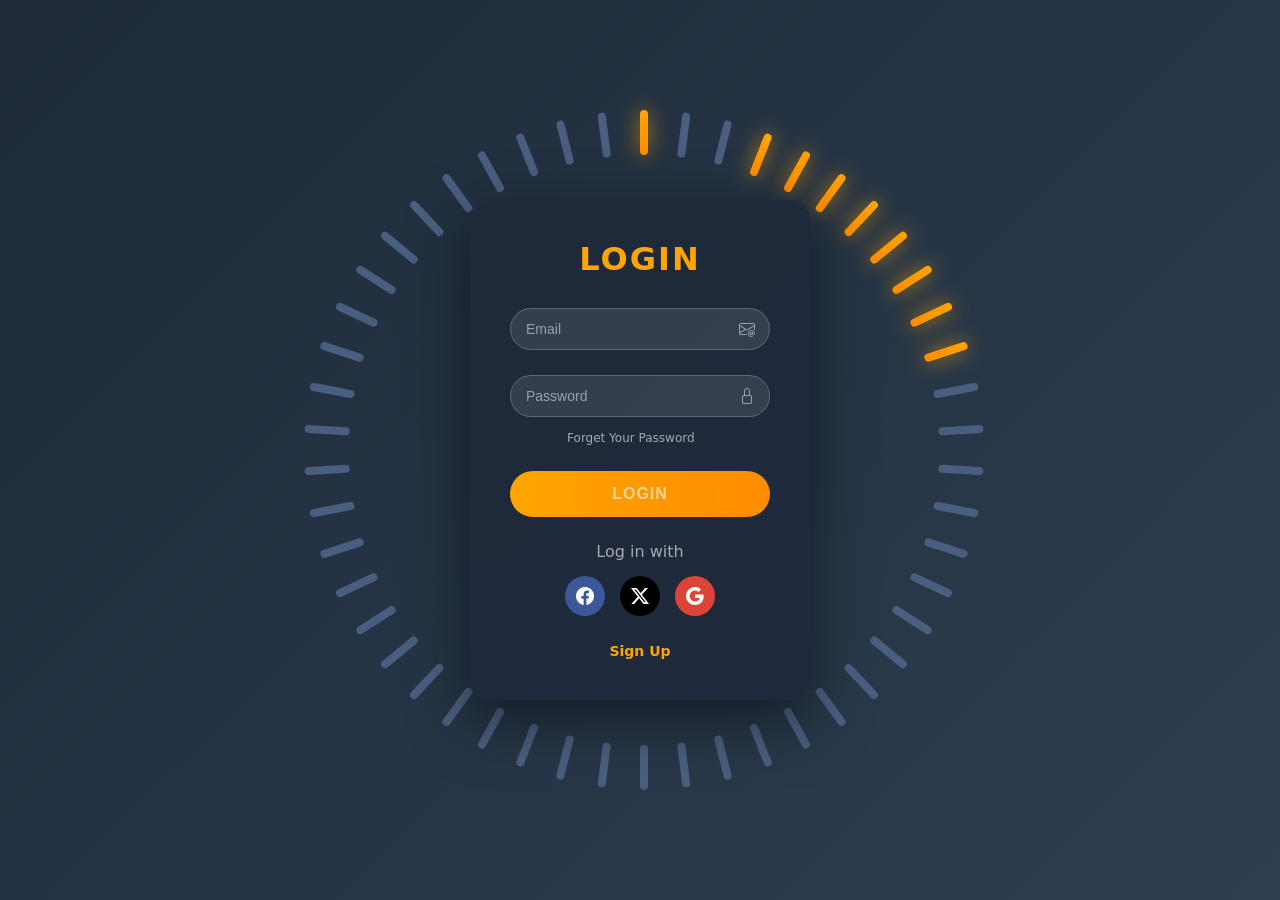
<file: Glow-Login-Signup-Kit/index.html>
<!DOCTYPE html>
<html lang="en">
<head>
    <meta charset="UTF-8">
    <meta name="viewport" content="width=device-width, initial-scale=1.0">
    <title>Log In</title>
    <link rel="stylesheet" href="https://cdn.jsdelivr.net/npm/bootstrap-icons@1.13.1/font/bootstrap-icons.min.css">
    <link rel="stylesheet" href="style.css">
</head>
<body>
   <div class="container">
    <div class="circle-container" id="circlecontainer"></div>
    <div class="login-box">
        <h2>Login</h2>
           
        <form action="" id="loginform">
            <div class="input-group">
                <input type="email" placeholder="Email" required>
                <span class="input-icon"><i class="bi bi-envelope-at"></i></span>
            </div>
            <div class="input-group">
                <input type="password" placeholder="Password" required>
                <span class="input-icon"><i class="bi bi-lock"></i> </span>
            </div>
            <div class="forget-password">
                <a href="#">Forget Your Password</a>
            </div>
            <button type="submit" class="login-btn">LOGIN</button>
        </form>
        <div class="social-login"> 
            <p>Log in with</p>
            <div class="social-icons">
                <div class="social-icon facebook"><i class="bi bi-facebook"></i></div>
                <div class="social-icon twitter"><i class="bi bi-twitter-x"></i></div>
                <div class="social-icon google"><i class="bi bi-google"></i></div>
        </div>
                
            </div>
            
        <div class="signup-link">
            <a href="signup.html">Sign Up</a>
        </div>
        
        
    </div>
   </div>
 <script src="main.js"></script>
</body>
</html>
</file>
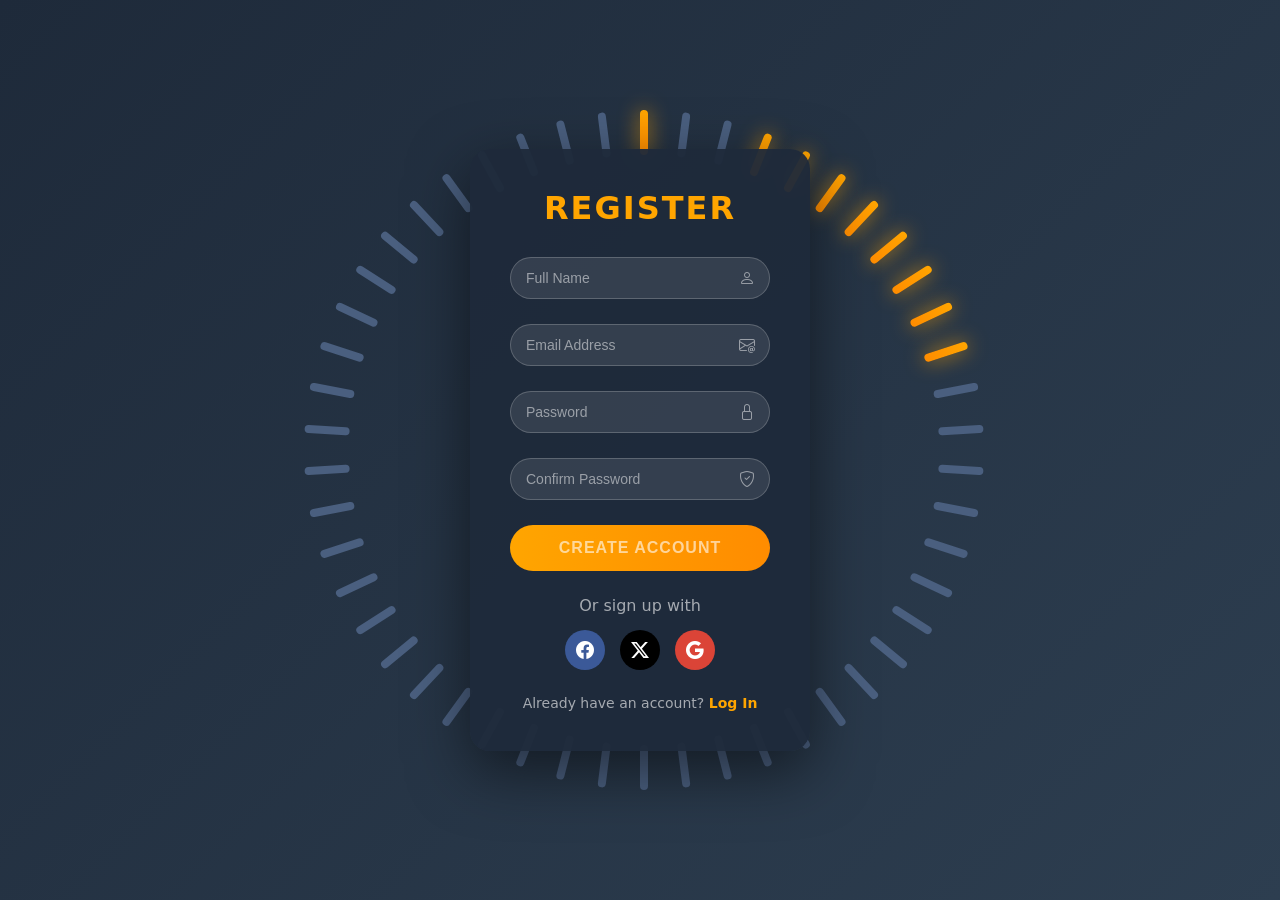
<file: Glow-Login-Signup-Kit/signup.html>
<!DOCTYPE html>
<html lang="en">
<head>
    <meta charset="UTF-8">
    <meta name="viewport" content="width=device-width, initial-scale=1.0">
    <title>Sign Up</title>
    <link rel="stylesheet" href="https://cdn.jsdelivr.net/npm/bootstrap-icons@1.13.1/font/bootstrap-icons.min.css">
    <link rel="stylesheet" href="style.css">
</head>
<body>
   <div class="container">
    <div class="circle-container" id="circlecontainer"></div>
    <div class="login-box">
        <h2>Register</h2>
           
        <form action="#" id="signupform">
            <div class="input-group">
                <input type="text" placeholder="Full Name" required>
                <span class="input-icon"><i class="bi bi-person"></i></span>
            </div>
            <div class="input-group">
                <input type="email" placeholder="Email Address" required>
                <span class="input-icon"><i class="bi bi-envelope-at"></i></span>
            </div>
            <div class="input-group">
                <input type="password" placeholder="Password" required>
                <span class="input-icon"><i class="bi bi-lock"></i> </span>
            </div>
            <div class="input-group">
                <input type="password" placeholder="Confirm Password" required>
                <span class="input-icon"><i class="bi bi-shield-check"></i> </span>
            </div>
            
            <button type="submit" class="login-btn">CREATE ACCOUNT</button>
        </form>

        <div class="social-login"> 
            <p>Or sign up with</p>
            <div class="social-icons">
                <div class="social-icon facebook"><i class="bi bi-facebook"></i></div>
                <div class="social-icon twitter"><i class="bi bi-twitter-x"></i></div>
                <div class="social-icon google"><i class="bi bi-google"></i></div>
            </div>
        </div>

        <div class="signup-link">
            <p style="color: rgba(255,255,255,0.6); font-size: 14px;">Already have an account? 
                <a href="index.html">Log In</a>
            </p>
        </div>
    </div>
   </div>
 <script src="main.js"></script>
</body>
</html>
</file>
<file: Glow-Login-Signup-Kit/style.css>
*{
    margin: 0;
    padding: 0;
    box-sizing: border-box;
}
body{
    font-family: system-ui, -apple-system, BlinkMacSystemFont, 'Segoe UI', Roboto, Oxygen, Ubuntu, Cantarell, 'Open Sans', 'Helvetica Neue', sans-serif;
    background: linear-gradient(135deg,#1e2a3a 0%,#2d3e50 100%);
    display: flex;
    align-items: center;
    min-height: 100vh;
    overflow: hidden;
    justify-content: center;
}
.container{
    position: relative;
    width: 340px;
    height: 340px;
    display: flex;
    justify-content: center;
    align-items: center;
   

}
.circle-container{
    position: absolute;
    width: 100%;
    height: 100%;
    animation: rotate 20s linear infinite;  
}
@keyframes rotate{
    from{transform: rotate(0deg);}
    to{transform: rotate(360deg);}
}
.bar{
    position: absolute;
    width: 8px;
    height: 45px;
    background-color: #4a5f7f;
    border-radius: 4px;
    top: 0;
    left: 50%;
    transform-origin: center 170px;
    transition: background 0.3s ease;
}
.bar.active{
    background: linear-gradient(180deg,#ffa500,#ff8c00);
    box-shadow: 0 0 20px rgba(255,165,0,0.8);
}
.login-box{
    position: relative;
    z-index: 10;
    background-color: rgba(30,42,58,0.95);
    padding: 40px;
    border-radius: 20px;
    box-shadow: 0 20px 60px rgba(0,0,0,0.5);
    width: 420px;
}
h2{
    text-align: center;
    color: #ffa500;
    margin-bottom: 30px;
    font-size: 32px;
    font-weight: 600;
    text-transform: uppercase;
    letter-spacing: 2px;
}
.input-group{
    position: relative;
    margin-bottom: 25px;
}
.input-group input{
    width: 100%;
    padding: 12px 40px 12px 15px;
    background: rgba(255,255,255,0.1);
    border: 1px solid rgba(255,255,255,0.2);
    border-radius: 25px;
    color: #fff;
    font-size: 14px;
    outline: none;
    transition: all 0.3s ease;
}
.input-group input:focus{
    border-color: #ffa500;
    box-shadow: 0 0 15px rgba(255,165,0,0.3);
}
.input-group input::placeholder{
    color: rgba(255,255,255,0.5);
}
.input-icon{
    position: absolute;
    right: 15px;
    top: 50%;
    transform: translateY(-50%);
    color: rgba(255,255,255,0.5);
    font-size: 16px;
}
.forget-password{
    text-align: right;
    margin-top: -15px;
    margin-bottom: 25px;

}
.forget-password a{
    color: rgba(255,255,255,0.6);
    text-decoration: none;
    font-size: 12px;
    transition: color 0.3s ease;
    padding-right: 29%;
    padding-top: 50px;
}
.forget-password a:hover{
    color: #ffa500;
}
.login-btn{
    width: 100%;
    padding: 14px;
    background: linear-gradient(90deg,#ffa500,#ff8c00);
    border: none;
    border-radius: 25px;
    color: rgba(255,255,255,0.6);
    font-size: 16px;
    font-weight: 600;
    text-transform: uppercase;
    letter-spacing: 1px;
    cursor: pointer;
    position: relative;
    overflow: hidden;
    transition: all 0.3s ease;
}
.login-btn:hover{
    transform: translateY(-2px);
    box-shadow: 0 10px 30px rgba(255,255,165,0.5);
}
.login-btn::before{
    content: "";
    position: absolute;
    top: 50%; 
    left: 50%;
    width: 0;
    height: 0;
    border-radius: 50%;
    background: rgba(255,255,255,0.3);
    transform: translate(-50%, -50%);
    transition: width 0.6s ease,height 0.6s ease; 
}
.login-btn:active::before{
    width: 300px;
    height: 300px;
}
.social-login{
    margin-top: 25px;
    text-align: center;
}
.social-login p{
    color: rgba(255,255,255,0.6);
    font-size: 16px;
    margin-bottom: 15px;
}
.social-icons{
    display: flex;
    justify-content: center;
    gap: 15px;
}
.social-icon{
    width: 40px;
    height: 40px;
    border-radius: 50%;
    display: flex;
    justify-content: center;
    align-items: center;
    cursor: pointer;
    transition: all 0.3s ease;
    font-size: 18px;
    color: #fff;
}
.social-icon.facebook{
    background: #3b5998;

}
.social-icon.twitter{
    background: #000;
}
.social-icon.google{
    background: #db4437;
}
.social-icon:hover{
    transform: translateY(-5px) scale(1.1);
    box-shadow: 0 10px 20px rgba(0,0,0,0.3);
}
.signup-link{
    text-align: center;
    margin-top: 25px;
}
.signup-link a{
    color: #ffa500;
    text-decoration: none;
    font-size: 14px;
    font-weight: 600;
    transition: color 0.3s ease;
}
.signup-link a:hover{
    color: #ff8c00;
    text-decoration: underline;
}
.toggle-password{
    cursor: pointer;
}
</file>
